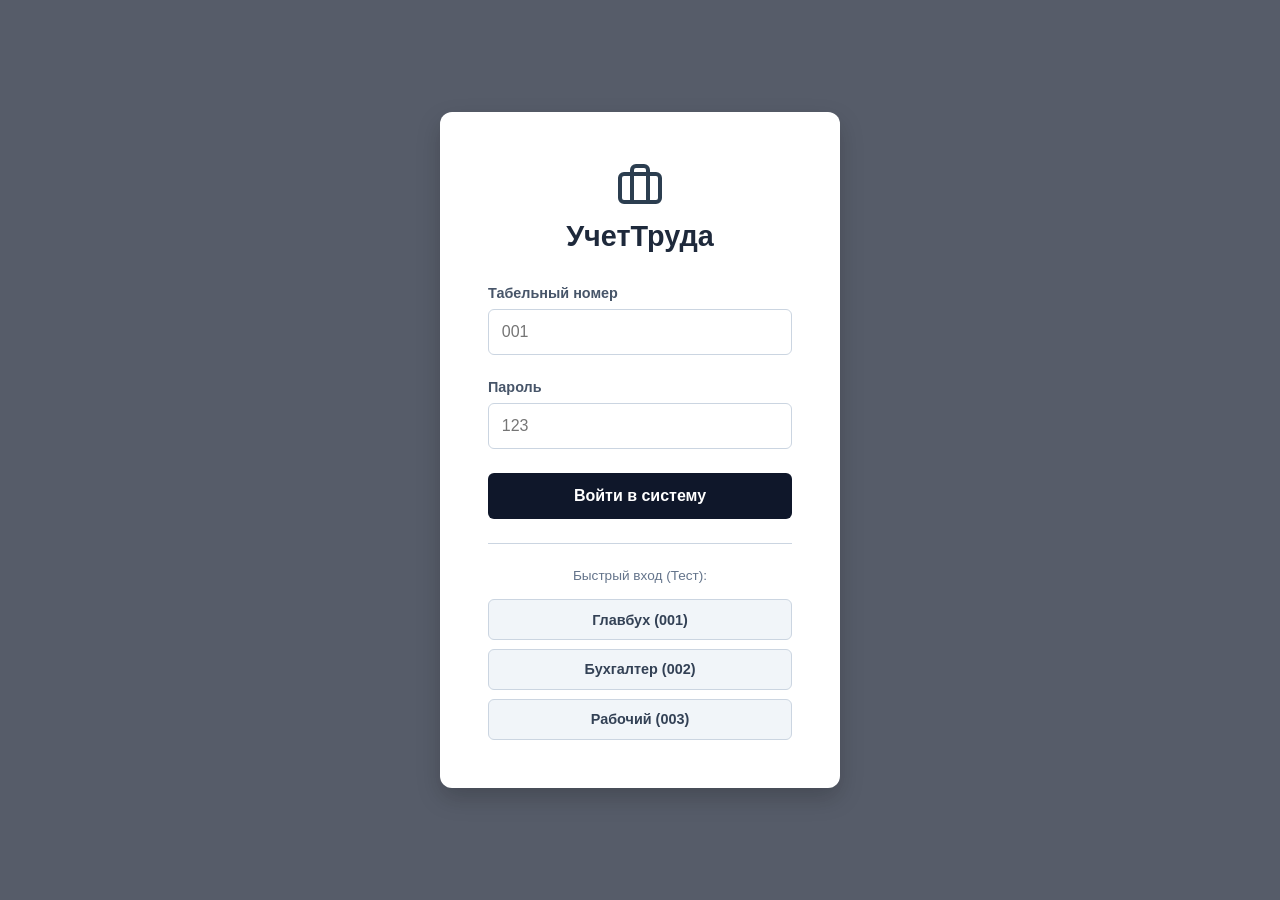
<file: payroll-project/index.html>
<!DOCTYPE html>
<html lang="ru">
<head>
    <meta charset="UTF-8">
    <meta name="viewport" content="width=device-width, initial-scale=1.0">
    <title>УчетТруда — Вход в систему</title>
    <link rel="stylesheet" href="css/login.css">
    <style>
        .quick-login {
            margin-top: 1.5rem;
            padding-top: 1.5rem;
            border-top: 1px solid #cbd5e1;
        }
        .quick-login p {
            text-align: center;
            font-size: 0.85rem;
            color: #64748b;
            margin-bottom: 1rem;
            font-weight: 500;
        }
        .quick-btns {
            display: flex;
            flex-direction: column;
            gap: 0.6rem;
        }
        .btn-quick {
            padding: 0.7rem;
            background: #f1f5f9;
            color: #334155;
            border: 1px solid #cbd5e1;
            border-radius: 6px;
            font-size: 0.9rem;
            font-weight: 600;
            cursor: pointer;
            transition: 0.2s;
        }
        .btn-quick:hover {
            background: #e2e8f0;
            border-color: #94a3b8;
        }
    </style>
</head>
<body>
    <div class="login-container">
        <div class="login-box">
            <div class="logo-section">
                <svg width="48" height="48" viewBox="0 0 24 24" fill="none" stroke="#2c3e50" stroke-width="2" stroke-linecap="round" stroke-linejoin="round">
                    <rect x="2" y="7" width="20" height="14" rx="2" ry="2"></rect>
                    <path d="M16 21V5a2 2 0 0 0-2-2h-4a2 2 0 0 0-2 2v16"></path>
                </svg>
                <h1>УчетТруда</h1>
            </div>
            
            <form id="loginForm">
                <div class="form-group">
                    <label>Табельный номер</label>
                    <input type="text" id="tabInput" required placeholder="001">
                </div>
                <div class="form-group">
                    <label>Пароль</label>
                    <input type="password" id="passInput" required placeholder="123">
                </div>
                <div class="error-msg" id="errorMsg">Неверный табельный номер или пароль</div>
                <button type="submit" class="login-btn">Войти в систему</button>
            </form>

            <div class="quick-login">
                <p>Быстрый вход (Тест):</p>
                <div class="quick-btns">
                    <button type="button" class="btn-quick" onclick="quick('001')">Главбух (001)</button>
                    <button type="button" class="btn-quick" onclick="quick('002')">Бухгалтер (002)</button>
                    <button type="button" class="btn-quick" onclick="quick('003')">Рабочий (003)</button>
                </div>
            </div>
        </div>
    </div>

    <script src="js/db.js"></script>
    <script>
        localStorage.removeItem('currentUser');

        // Прибиваем функцию гвоздями к window, чтобы HTML её 100% видел
        window.quick = function(tab) {
            document.getElementById('tabInput').value = tab;
            document.getElementById('passInput').value = '123';
            window.login(tab, '123');
        };

        window.login = function(tab, pass) {
            if (typeof db === 'undefined') {
                alert('Критическая ошибка: файл db.js сломался или не подключен!');
                return;
            }
            if (db.loginUser(tab, pass)) {
                window.location.href = 'dashboard.html';
            } else {
                document.getElementById('errorMsg').style.display = 'block';
            }
        };

        // Мягкая очистка кривой базы без падений
        try {
            if (typeof db !== 'undefined') {
                const emps = db.getAllEmployees();
                if (emps.length > 0 && !emps[0].pass) {
                    localStorage.clear();
                    location.reload();
                }
            }
        } catch (e) {
            localStorage.clear();
            location.reload();
        }

        // Блокируем перезагрузку страницы при нажатии Enter или кнопки
        document.getElementById('loginForm').addEventListener('submit', (e) => {
            e.preventDefault(); 
            window.login(
                document.getElementById('tabInput').value.trim(), 
                document.getElementById('passInput').value.trim()
            );
        });
    </script>
</body>
</html>
</file>
<file: payroll-project/css/login.css>
* { margin: 0; padding: 0; box-sizing: border-box; }
body {
    font-family: 'Segoe UI', sans-serif;
    background: url('https://images.unsplash.com/photo-1497366216548-37526070297c?auto=format&fit=crop&q=80&w=1920') center/cover no-repeat;
    height: 100vh;
    display: flex;
    align-items: center;
    justify-content: center;
}
.login-container {
    width: 100%;
    height: 100%;
    background: rgba(15, 23, 42, 0.7);
    backdrop-filter: blur(5px);
    display: flex;
    align-items: center;
    justify-content: center;
}
.login-box {
    background: white;
    padding: 3rem;
    border-radius: 12px;
    width: 100%;
    max-width: 400px;
    box-shadow: 0 10px 25px rgba(0,0,0,0.2);
}
.logo-section {
    text-align: center;
    margin-bottom: 2rem;
}
.logo-section h1 {
    color: #1e293b;
    font-size: 1.8rem;
    margin-top: 0.5rem;
}
.form-group { margin-bottom: 1.5rem; }
.form-group label {
    display: block;
    margin-bottom: 0.5rem;
    color: #475569;
    font-size: 0.9rem;
    font-weight: 600;
}
.form-group input {
    width: 100%;
    padding: 0.8rem;
    border: 1px solid #cbd5e1;
    border-radius: 6px;
    font-size: 1rem;
    transition: 0.3s;
}
.form-group input:focus {
    outline: none;
    border-color: #3498db;
    box-shadow: 0 0 0 3px rgba(52, 152, 219, 0.2);
}
.login-btn {
    width: 100%;
    padding: 0.9rem;
    background: #0f172a;
    color: white;
    border: none;
    border-radius: 6px;
    font-size: 1rem;
    font-weight: 600;
    cursor: pointer;
    transition: 0.3s;
}
.login-btn:hover { background: #1e293b; }
.login-btn:disabled { background: #94a3b8; cursor: not-allowed; }
.error-msg {
    color: #e74c3c;
    font-size: 0.9rem;
    margin-bottom: 1rem;
    display: none;
    text-align: center;
}
</file>
